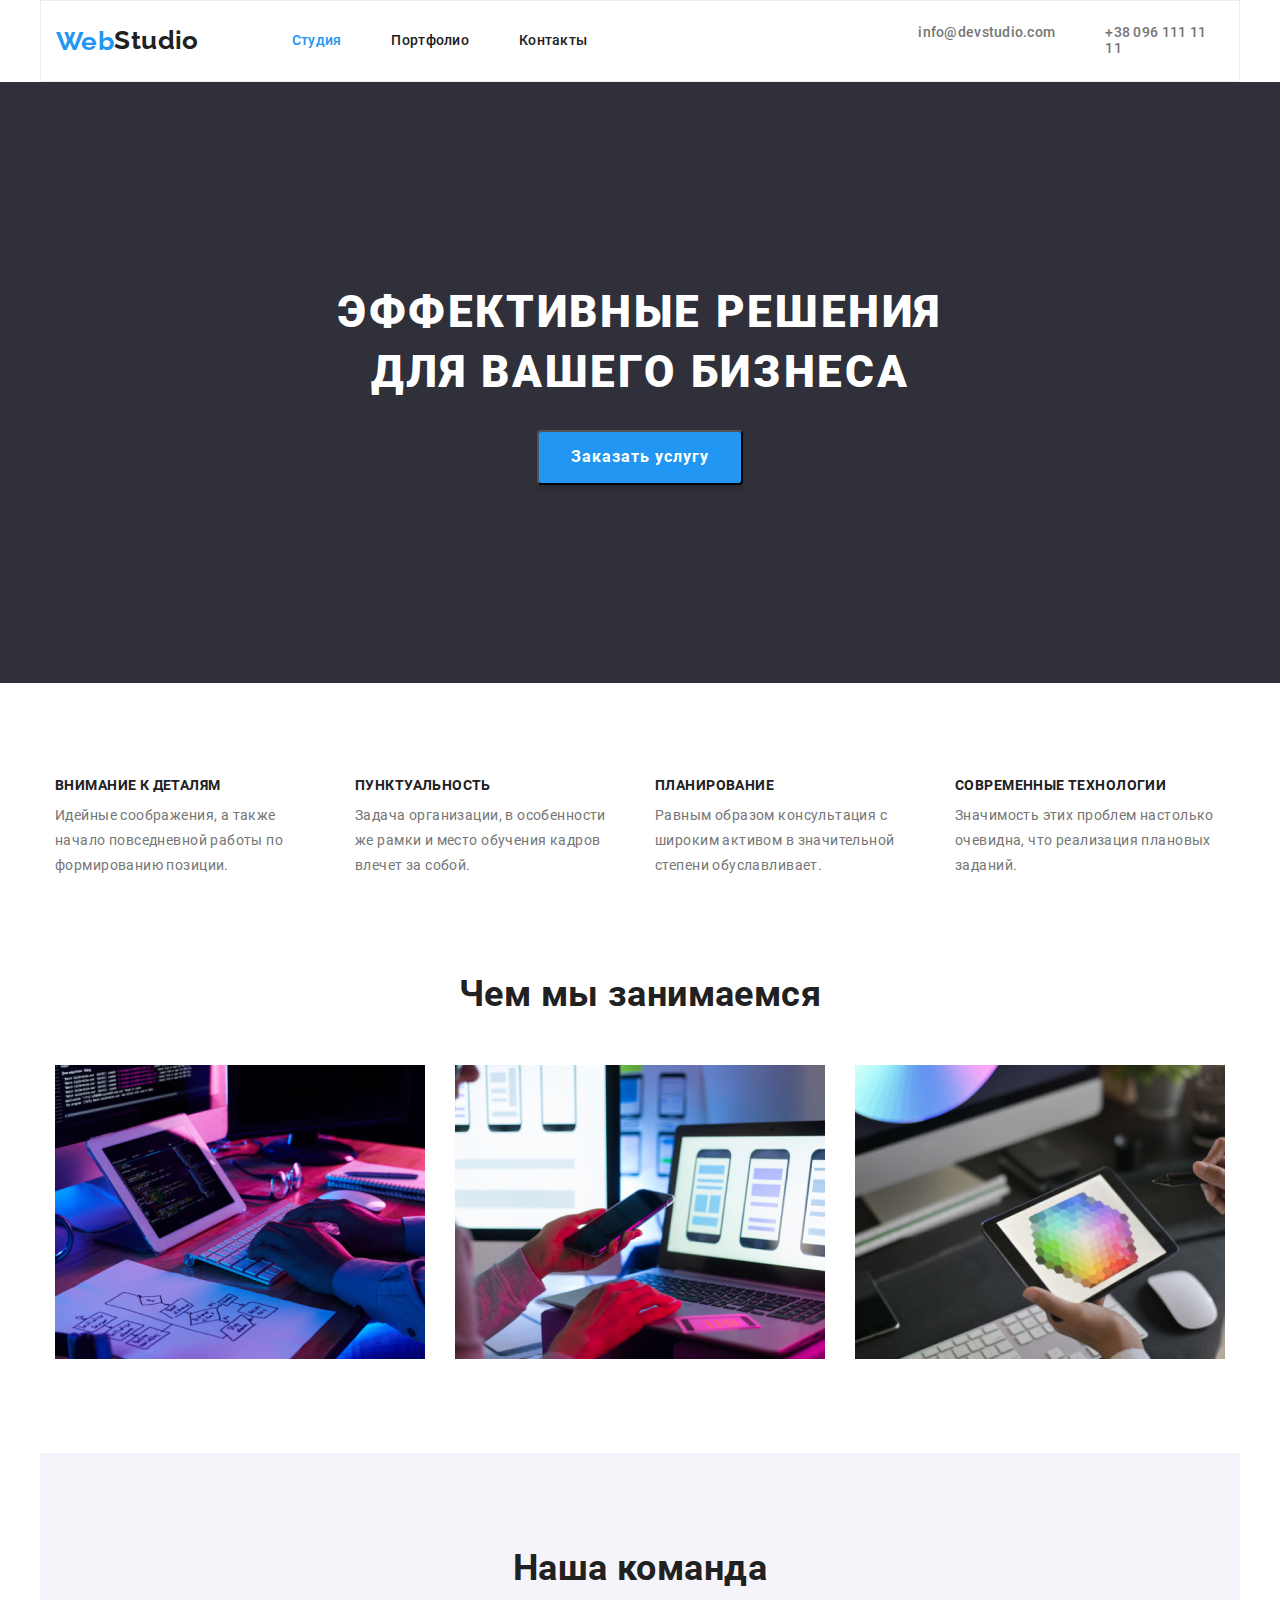
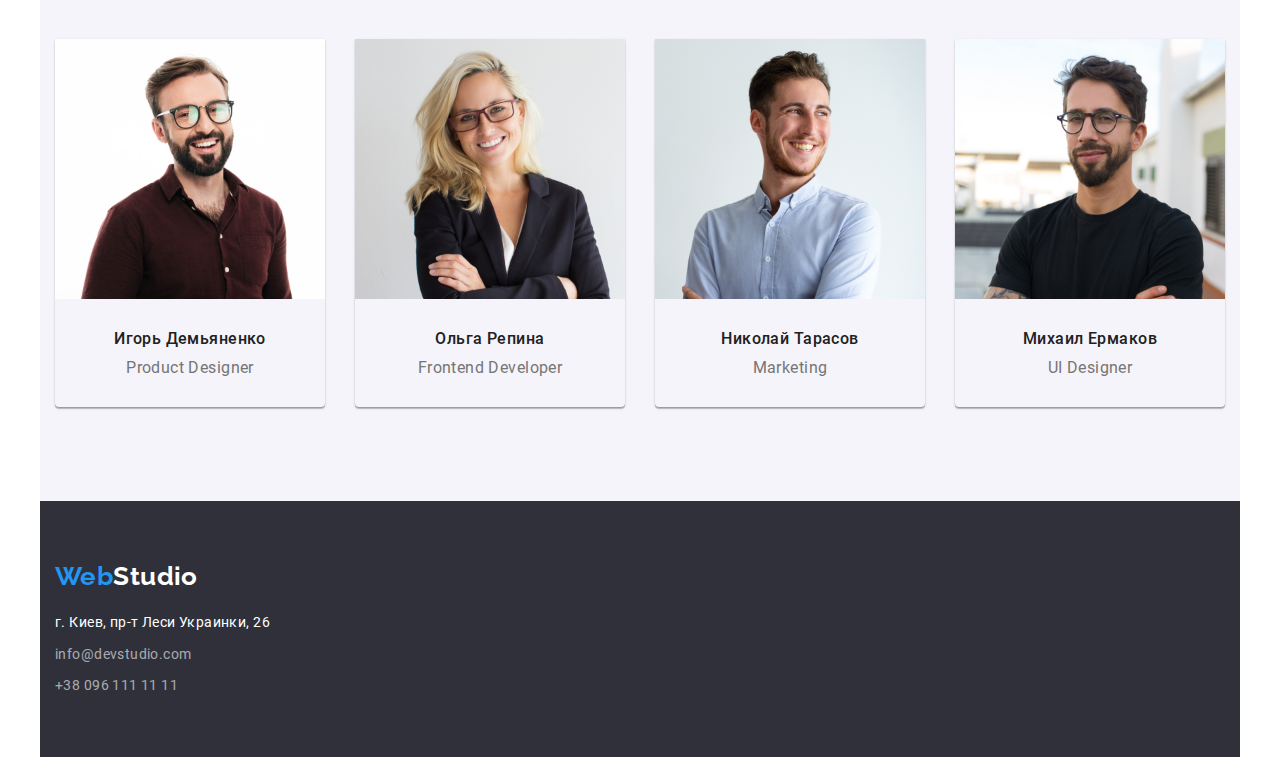
<file: index.html>
<!DOCTYPE html>
<html lang="ru">

<head>
  <meta charset="UTF-8" />
  <meta name="viewport" content="width=device-width, initial-scale=1.0" />
  <title>Студия</title>
  <link rel="stylesheet" href="./css/normalize.css" />
  <link rel="stylesheet" href="./css/styles.css" />
</head>

<body class="page">

  <!-- Шапка сайта -->
  <header class="header">
    <div class="container header-container">
      <nav class="nav-bar">
        <a href="./" lang="en" class="logotype header link">Web<span class="logo-header">Studio</span></a>
        <ul class="site-nav list">
          <li class="site-nav-item current"><a href="./" class="link">Студия</a></li>
          <li class="site-nav-item"><a href="./portfolio.html" class="link">Портфолио</a></li>
          <li class="site-nav-item"><a href="" class="link">Контакты</a></li>
        </ul>
      </nav>
      <!-- Контакты хедер -->
      <ul class="nav-contacts list">
        <li class="nav-contacts-item"><a href="mailto:info@devstudio.com" class="link">info@devstudio.com</a>
        </li>
        <li class="nav-contacts-item"><a href="tel:+380961111111" class="link">+38 096 111 11 11</a></li>
      </ul>
    </div>
  </header>
  <main class="main">

    <!-- Герой -->
    <section class="hero">
      <div class="container hero-container">
        <h1 class="hero-title">
          Эффективные решения<br> для вашего бизнеса
        </h1>
        <!-- Модальное окно: Имя, Телефон, Почта, Комментарий, Рассылка -->
        <button type="button" class="button">Заказать услугу</button>
      </div>
    </section>

    <!-- Особенности -->
    <section class="section  features">
      <div class="container features-container">
        <ul class="features-list  list flex">
          <li class="features-item  item">
            <h3 class="features-title">Внимание к деталям</h3>
            <p class="features-text secondary-text">
              Идейные соображения, а также начало повседневной работы по
              формированию позиции.
            </p>
          </li>
          <li class="features-item  item">
            <h3 class="features-title">Пунктуальность</h3>
            <p class="features-text secondary-text">
              Задача организации, в особенности же рамки и место обучения кадров
              влечет за собой.
            </p>
          </li>
          <li class="features-item  item">
            <h3 class="features-title">Планирование</h3>
            <p class="features-text secondary-text">
              Равным образом консультация с широким активом в значительной
              степени обуславливает.
            </p>
          </li>
          <li class="features-item  item">
            <h3 class="features-title">Современные технологии</h3>
            <p class="features-text secondary-text">
              Значимость этих проблем настолько очевидна, что реализация
              плановых заданий.
            </p>
          </li>
        </ul>
      </div>
    </section>

    <!-- Секция преимуществ -->
    <section class="section work">
      <div class="container work-container">
        <h2 class="section-work-title">Чем мы занимаемся</h2>
        <ul class="work-list list flex">
          <li class="work-item item"><img class="image" src="./images/box1.jpg" alt="capture1" /></li>
          <li class="work-item item"><img class="image" src="./images/box2.jpg" alt="capture2" /></li>
          <li class="work-item item"><img class="image" src="./images/box3.jpg" alt="capture3" /></li>
        </ul>
      </div>
    </section>

    <!-- Наша команда -->
    <section class="section team">
      <div class="container team-container">
        <h2 class="section-team-title">Наша команда</h2>
        <ul class="team-list  list flex">
          <li class="team-item  item">
            <img class="photo-team  image" src="./images/team1.jpg" alt="Фото Демьяненко" width="270" />
            <div class="about-team">
              <h3 class="team-header">Игорь Демьяненко</h3>
              <p class="team-skill  secondary-text">Product Designer</p>
            </div>
          </li>
          <li class="team-item  item">
            <img class="photo-team  image" src="./images/team2.jpg" alt="Фото Репина" width="270" />
            <div class="about-team">
              <h3 class="team-header">Ольга Репина</h3>
              <p class="team-skill  secondary-text">Frontend Developer</p>
            </div>
          </li>
          <li class="team-item  item">
            <img class="photo-team  image" src="./images/team3.jpg" alt="Фото Тарасов" width="270" />
            <div class="about-team">
              <h3 class="team-header">Николай Тарасов</h3>
              <p class="team-skill  secondary-text">Marketing</p>
            </div>
          </li>
          <li class="team-item  item">
            <img class="photo-team  image" src="./images/team4.jpg" alt="Фото Ермаков" width="270" />
            <div class="about-team">
              <h3 class="team-header">Михаил Ермаков</h3>
              <p class="team-skill  secondary-text">UI Designer</p>
            </div>
          </li>
        </ul>
      </div>
    </section>
  </main>

  <!-- Подвал -->
  <footer class="footer">
    <div class="container footer-container">
      <div class="footer-address">
        <a href="./index.html" lang="en" class="logotype footer link">Web<span class="logo-footer">Studio</span></a>
        <address class="address-block">
          <ul class="footer-contacts list">
            <li>
              <a href="https://goo.gl/maps/YJkknToCqmc79AdV9" class="footer adress link">г. Киев, пр-т Леси Украинки,
                26</a>
            </li>
            <li><a href="mailto:info@devstudio.com" class="footer contacts link">info@devstudio.com</a></li>
            <li><a href="tel:+380961111111" class="footer contacts link">+38 096 111 11 11</a></li>
          </ul>
        </address>
      </div>
    </div>
  </footer>
</body>

</html>
</file>
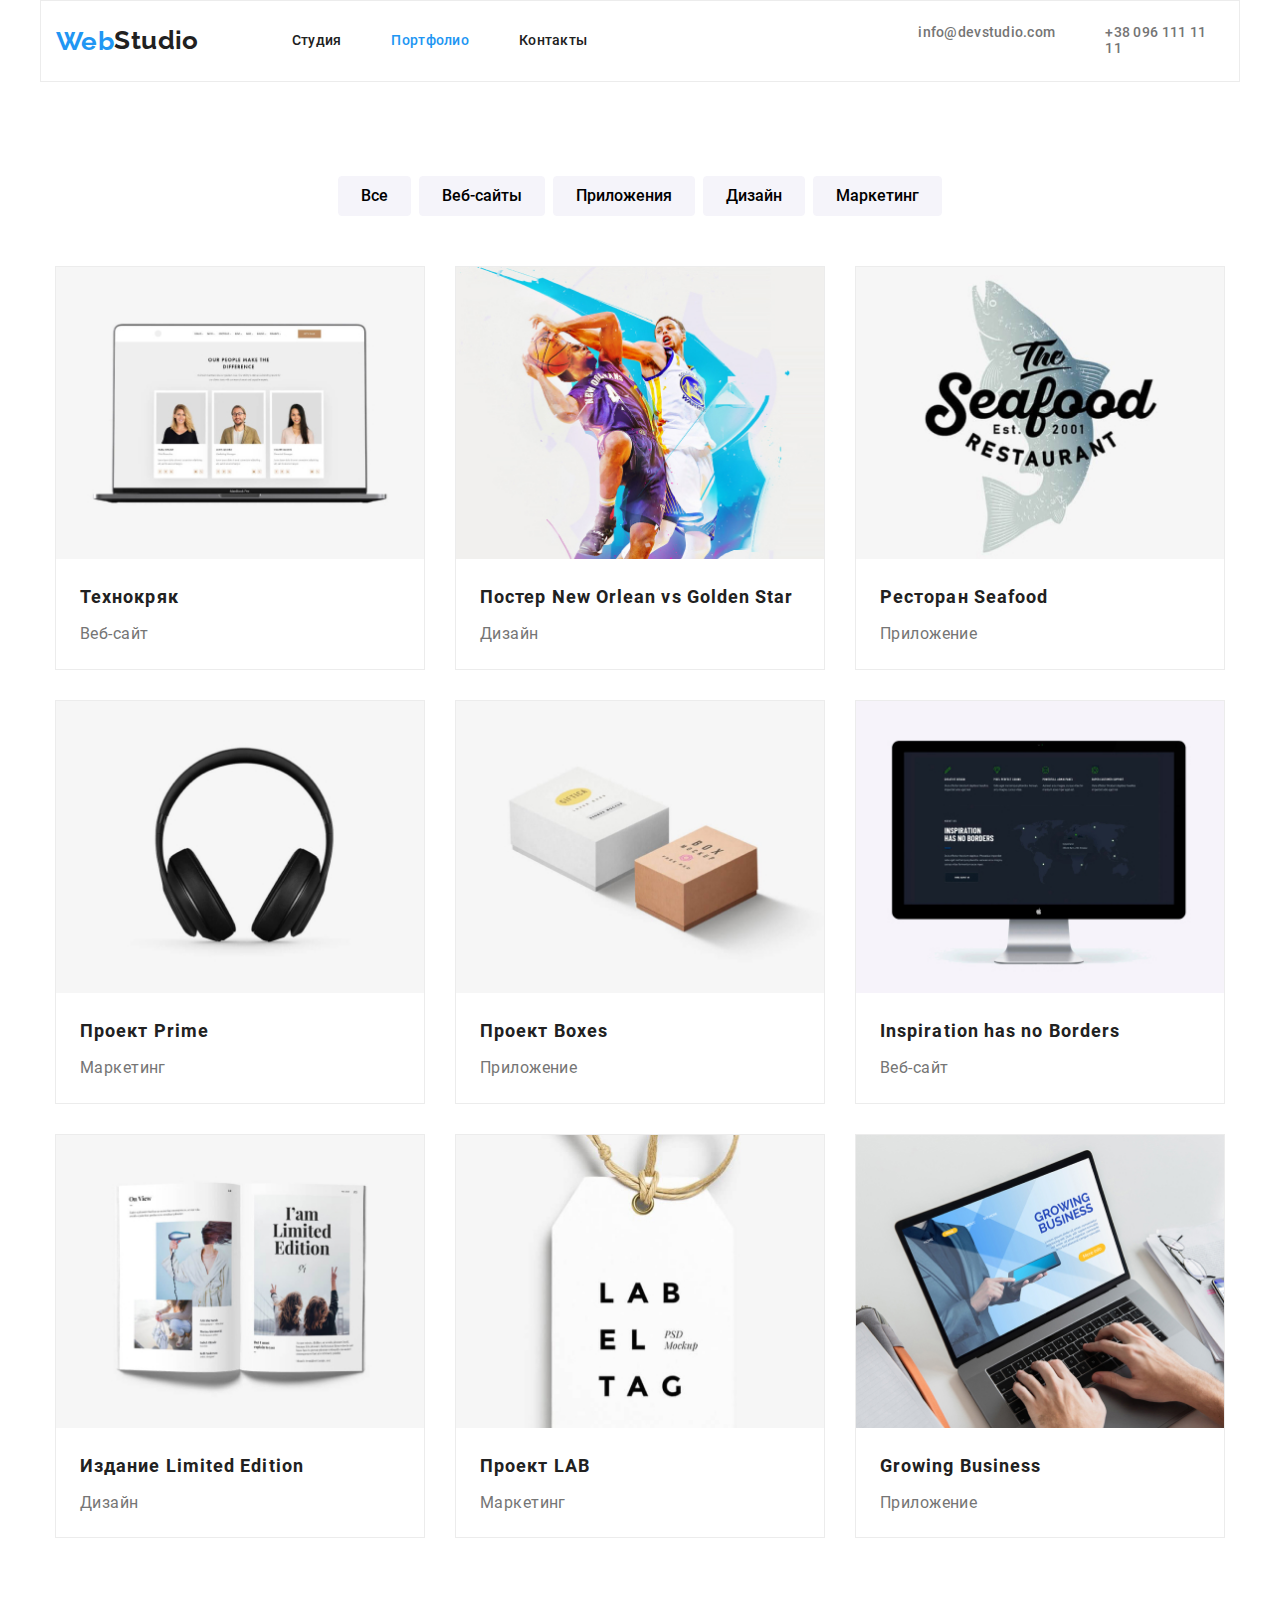
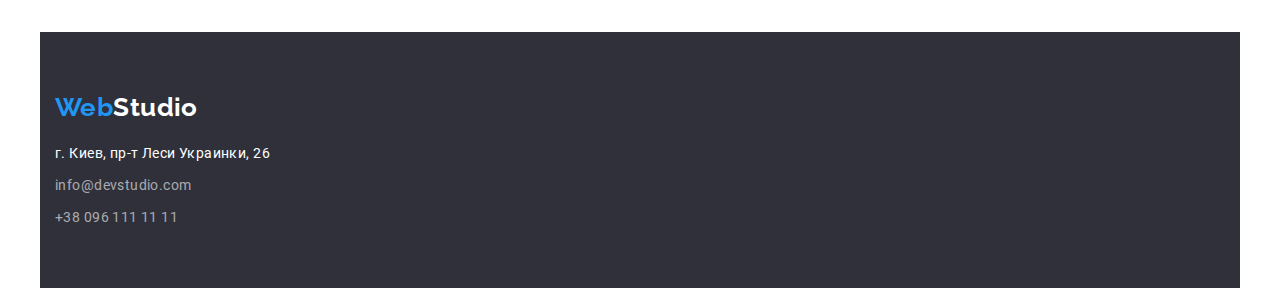
<file: portfolio.html>
<!DOCTYPE html>
<html lang="ru">

<head>
    <meta charset="UTF-8" />
    <meta name="viewport" content="width=device-width, initial-scale=1.0" />
    <title>Студия</title>
    <link rel="stylesheet" href="./css/normalize.css" />
    <link rel="stylesheet" href="./css/styles.css" />
</head>

<body class="page">

    <!-- Шапка сайта -->
    <header class="header">
        <div class="container header-container">
            <nav class="nav-bar">
                <a href="./" lang="en" class="logotype header link">Web<span class="logo-header">Studio</span></a>
                <ul class="site-nav list">
                    <li class="site-nav-item"><a href="./index.html" class="link">Студия</a></li>
                    <li class="site-nav-item    current"><a href="./portfolio.html" class="link">Портфолио</a></li>
                    <li class="site-nav-item"><a href="" class="link">Контакты</a></li>
                </ul>
            </nav>
            <!-- Контакты хедер -->
            <ul class="nav-contacts list">
                <li class="nav-contacts-item"><a href="mailto:info@devstudio.com" class="link">info@devstudio.com</a>
                </li>
                <li class="nav-contacts-item"><a href="tel:+380961111111" class="link">+38 096 111 11 11</a></li>
            </ul>
        </div>
    </header>
    <main>
        <div class="container projects-container">
            <section class="section projects">
                <ul class="filters-button-list list">
                    <li class="filter-button-item"><button type="button" class="filter-button">Все</button></li>
                    <li class="filter-button-item"><button type="button" class="filter-button">Веб-сайты</button></li>
                    <li class="filter-button-item"><button type="button" class="filter-button">Приложения</button></li>
                    <li class="filter-button-item"><button type="button" class="filter-button">Дизайн</button></li>
                    <li class="filter-button-item"><button type="button" class="filter-button">Маркетинг</button></li>
                </ul>
                <ul class="list projects-list">
                    <li class="portfolio-item">
                        <img class="image" src="./images/p2site1.jpg" alt="Картинка">
                        <h3 class="projects-header">Технокряк</h3>
                        <p class="projects-category    secondary-text">Веб-сайт</p>
                    </li>
                    <li class="portfolio-item">
                        <img class="image" src="./images/p2des1.jpg" alt="Картинка">
                        <h3 class="projects-header">Постер New Orlean vs Golden Star</h3>
                        <p class="projects-category    secondary-text">Дизайн</p>
                    </li>
                    <li class="portfolio-item">
                        <img class="image" src="./images/p2app1.jpg" alt="Картинка">
                        <h3 class="projects-header">Ресторан Seafood</h3>
                        <p class="projects-category    secondary-text">Приложение</p>
                    </li>
                    <li class="portfolio-item">
                        <img class="image" src="./images/p2mark1.jpg" alt="Картинка">
                        <h3 class="projects-header">Проект Prime</h3>
                        <p class="projects-category    secondary-text">Маркетинг</p>
                    </li>
                    <li class="portfolio-item">
                        <img class="image" src="./images/p2app2.jpg" alt="Картинка">
                        <h3 class="projects-header">Проект Boxes</h3>
                        <p class="projects-category    secondary-text">Приложение</p>
                    </li>
                    <li class="portfolio-item">
                        <img class="image" src="./images/p2site2.jpg" alt="Картинка">
                        <h3 class="projects-header">Inspiration has no Borders</h3>
                        <p class="projects-category    secondary-text">Веб-сайт</p>
                    </li>
                    <li class="portfolio-item">
                        <img class="image" src="./images/p2des2.jpg" alt="Картинка">
                        <h3 class="projects-header">Издание Limited Edition</h3>
                        <p class="projects-category    secondary-text">Дизайн</p>
                    </li>
                    <li class="portfolio-item">
                        <img class="image" src="./images/p2mark2.jpg" alt="Картинка">
                        <h3 class="projects-header">Проект LAB</h3>
                        <p class="projects-category    secondary-text">Маркетинг</p>
                    </li>
                    <li class="portfolio-item">
                        <img class="image" src="./images/p2app3.jpg" alt="Картинка">
                        <h3 class="projects-header">Growing Business</h3>
                        <p class="projects-category    secondary-text">Приложение</p>
                    </li>
                </ul>
            </section>
        </div>
    </main>
    <!-- Подвал -->
    <footer class="footer">
        <div class="container footer-container">
            <div class="footer-address">
                <a href="./index.html" lang="en" class="logotype footer link">Web<span
                        class="logo-footer">Studio</span></a>
                <address class="address-block">
                    <ul class="footer-contacts list">
                        <li>
                            <a href="https://goo.gl/maps/YJkknToCqmc79AdV9" class="footer adress link">г. Киев, пр-т
                                Леси
                                Украинки,
                                26</a>
                        </li>
                        <li><a href="mailto:info@devstudio.com" class="footer contacts link">info@devstudio.com</a></li>
                        <li><a href="tel:+380961111111" class="footer contacts link">+38 096 111 11 11</a></li>
                    </ul>
                </address>
            </div>
        </div>
    </footer>
</body>

</html>
</file>
<file: css/styles.css>
/* Подключение локальных шрифтов */

/* roboto-regular - latin_cyrillic */
@font-face {
  font-family: "Roboto";
  font-style: normal;
  font-weight: 400;
  src: local("Roboto"), local("Roboto-Regular"),
    url("../fonts/roboto-v20-latin_cyrillic-regular.woff2") format("woff2"),
    /* Super Modern Browsers */
      url("../fonts/roboto-v20-latin_cyrillic-regular.woff") format("woff"),
    /* Modern Browsers */ url("../fonts/roboto-v20-latin_cyrillic-regular.ttf")
      format("truetype"); /* Safari, Android, iOS */
}
/* roboto-500 - latin_cyrillic */
@font-face {
  font-family: "Roboto";
  font-style: normal;
  font-weight: 500;
  src: local("Roboto Medium"), local("Roboto-Medium"),
    url("../fonts/roboto-v20-latin_cyrillic-500.woff2") format("woff2"),
    /* Super Modern Browsers */
      url("../fonts/roboto-v20-latin_cyrillic-500.woff") format("woff"),
    /* Modern Browsers */ url("../fonts/roboto-v20-latin_cyrillic-500.ttf")
      format("truetype"); /* Safari, Android, iOS */
}
/* roboto-700 - latin_cyrillic */
@font-face {
  font-family: "Roboto";
  font-style: normal;
  font-weight: 700;
  src: local("Roboto Bold"), local("Roboto-Bold"),
    url("../fonts/roboto-v20-latin_cyrillic-700.woff2") format("woff2"),
    /* Super Modern Browsers */
      url("../fonts/roboto-v20-latin_cyrillic-700.woff") format("woff"),
    /* Modern Browsers */ url("../fonts/roboto-v20-latin_cyrillic-700.ttf")
      format("truetype"); /* Safari, Android, iOS */
}
/* roboto-900 - latin_cyrillic */
@font-face {
  font-family: "Roboto";
  font-style: normal;
  font-weight: 900;
  src: local("Roboto Black"), local("Roboto-Black"),
    url("../fonts/roboto-v20-latin_cyrillic-900.woff2") format("woff2"),
    /* Super Modern Browsers */
      url("../fonts/roboto-v20-latin_cyrillic-900.woff") format("woff"),
    /* Modern Browsers */ url("../fonts/roboto-v20-latin_cyrillic-900.ttf")
      format("truetype"); /* Safari, Android, iOS */
}
/* raleway-700 - latin_cyrillic */
@font-face {
  font-family: "Raleway";
  font-style: normal;
  font-weight: 700;
  src: local(""),
    url("../fonts/raleway-v17-latin_cyrillic-700.woff2") format("woff2"),
    /* Super Modern Browsers */
      url("../fonts/raleway-v17-latin_cyrillic-700.woff") format("woff"),
    /* Modern Browsers */ url("../fonts/raleway-v17-latin_cyrillic-700.ttf")
      format("truetype"); /* Safari, Android, iOS */
}

/*  Палитра цветов  */
:root {
  --primary-white-color: #ffffff;
  --primary-text-color: #212121;
  --secondary-text-color: #757575;
  --accent-color: #2196f3;
  --header-border-color: #ececec;
  --footer-color: #2f303a;
  --background-team: #f5f4fa;
  --contacts-footer: rgba(255, 255, 255, 0.6);
}

.page {
  font-family: "Roboto", sans-serif;
  font-size: 14px;
  letter-spacing: 0.03em;
  color: var(--primary-text-color);
  background-color: var(--primary-white-color);
}

/*  --------------- Загальне форматування по класам -------------- */
.container {
  margin-right: auto;
  margin-left: auto;
  padding-right: 15px;
  padding-left: 15px;
  width: 1200px;
  /* border: 1px solid #ececec; */
}

.image {
  display: block;
  max-width: 100%;
  height: auto;
}

.list {
  list-style: none;
}

.link {
  text-decoration: none;
  color: inherit;
}

.flex {
  display: flex;
  /* align-items: center; */
}
.features-container,
.work-container,
.team-container {
  padding-top: 94px;
  padding-bottom: 94px;
}

/* -------------------- Header --------------------  */

.header-container {
  display: flex;
  align-items: center;
  justify-content: flex-end;
  border: 1px solid var(--header-border-color);
}
.header {
  display: flex;
  align-items: center;
}

/* --------------- Логотип ---------------  */
.logotype {
  font-family: "Raleway", serif;
  font-weight: 700;
  font-size: 26px;
  line-height: 1.19;
  color: var(--accent-color);
}
.logo-header {
  margin-right: 93px;
  padding-top: 24px;
  padding-bottom: 25px;
  color: var(--primary-text-color);
}
.logo-footer {
  color: var(--primary-white-color);
}

/* --------------- Навігація, Контакти ---------------  */
.site-nav {
  display: flex;
  align-items: center;
  margin-right: 331px;
}

.site-nav-item:not(:last-child) {
  margin-right: 50px;
}

/* Контакти хедер */
.nav-bar {
  display: flex;
  align-items: center;
}

.nav-contacts {
  display: flex;
  color: var(--secondary-text-color);
}
.nav-contacts-item:not(:first-child) {
  margin-left: 50px;
}

.site-nav-item,
.nav-contacts-item {
  font-weight: 500;
  font-size: 14px;
  line-height: 1.14;
  letter-spacing: 0.02em;
}
.site-nav-item:hover,
.nav-contacts-item:hover,
.site-nav-item:focus,
.nav-contacts-item:focus,
.current {
  color: var(--accent-color);
}

/* -----------------Герой------------------- */
.hero {
  background: var(--footer-color);
}
.hero-container {
  margin: 0 auto;
  padding: 200px 0 198px;
  /* background: var(--footer-color); */
}
.hero-title {
  margin-bottom: 28px;
  font-weight: 900;
  font-size: 44px;
  line-height: 1.37;
  text-align: center;
  letter-spacing: 0.06em;
  text-transform: uppercase;
  color: var(--primary-white-color);
}
.button {
  display: block;
  margin: 0 auto;
  padding: 10px 32px;
  font-weight: 700;
  font-size: 16px;
  line-height: 1.9;
  text-align: center;
  letter-spacing: 0.06em;
  color: var(--primary-white-color);
  background: var(--accent-color);
  box-shadow: 0px 4px 4px rgba(0, 0, 0, 0.15);
  border-radius: 4px;
}

.button:hover,
.button:focus {
  background: #188ce8;
}

/* Особенности */
.features-title {
  font-weight: 700;
  font-size: 14px;
  line-height: 1.15;
  text-transform: uppercase;
}

.features-title,
.team-header {
  margin-bottom: 10px;
}
.features-item {
  width: 270px;
}
.features-item:not(:first-child) {
  margin-left: 30px;
}

.secondary-text {
  line-height: 1.8;
  color: var(--secondary-text-color);
}
.work-list,
.team-list {
  justify-content: space-between;
}
.container.work-container {
  padding-top: 0;
}

.section-work-title,
.section-team-title {
  margin-bottom: 50px;
  text-align: center;
  font-weight: 700;
  font-size: 36px;
  line-height: 1.17;
}
.team-header {
  font-weight: 500;
}
.team-header,
.team-skill {
  font-size: 16px;
  line-height: 1.21;
}
.team-item {
  text-align: center;
  box-shadow: 0px 1px 3px rgba(0, 0, 0, 0.12), 0px 1px 1px rgba(0, 0, 0, 0.14),
    0px 2px 1px rgba(0, 0, 0, 0.2);
  border-radius: 0px 0px 4px 4px;
}
.photo-team,
.team-skill {
  margin-bottom: 30px;
}
.team-container {
  background: var(--background-team);
}

.footer-address {
  padding-top: 60px;
  padding-bottom: 60px;
}
.address-block {
  font-style: normal;
}
.footer-contacts {
  line-height: 1.54;
  color: var(--primary-white-color);
}

.footer-container {
  background: var(--footer-color);
}
.footer.contacts {
  color: var(--contacts-footer);
}
.footer-contacts {
  margin-top: 20px;
}
.footer-contacts li:not(:first-child) {
  margin-top: 10px;
}
.footer.adress:hover,
.footer.adress:focus,
.footer.contacts:hover,
.footer.contacts:focus {
  color: var(--accent-color);
}

/* Портфолио */

.projects-container {
  margin-top: 94px;
  margin-bottom: 94px;
}

.filters-button-list {
  display: flex;
  justify-content: center;
  margin-bottom: 50px;
}

.filter-button {
  padding-top: 6px;
  padding-right: 22px;
  padding-bottom: 6px;
  padding-left: 22px;
  font-weight: 500;
  font-size: 16px;
  line-height: 1.6;
  border-radius: 4px;
  border: 1px solid var(--background-team);
  background-color: var(--background-team);
}

.filter-button:hover,
.filter-button:focus {
  color: var(--primary-white-color);
  background-color: var(--accent-color);
  box-shadow: 0px 3px 1px rgba(0, 0, 0, 0.1), 0px 1px 2px rgba(0, 0, 0, 0.08),
    0px 2px 2px rgba(0, 0, 0, 0.12);
  border-color: var(--accent-color);
}

.filter-button-item:not(:last-child) {
  margin-right: 8px;
}

.projects-list {
  display: flex;
  flex-wrap: wrap;
}
.portfolio-item {
  margin-bottom: 30px;
  width: 370px;
  border: 1px solid var(--header-border-color);
}
.portfolio-item:not(:nth-child(3n)) {
  margin-right: 30px;
}
.portfolio-item:nth-last-child(-n + 3) {
  margin-bottom: 0;
}
.projects-header {
  margin-top: 20px;
  margin-bottom: 4px;
  font-weight: 700;
  font-size: 18px;
  line-height: 2;
  letter-spacing: 0.06em;
}
.projects-category {
  margin-bottom: 20px;
  font-size: 16px;
  line-height: 1.87;
}
.projects-header,
.projects-category {
  margin-left: 24px;
  margin-right: 24px;
}
</file>
